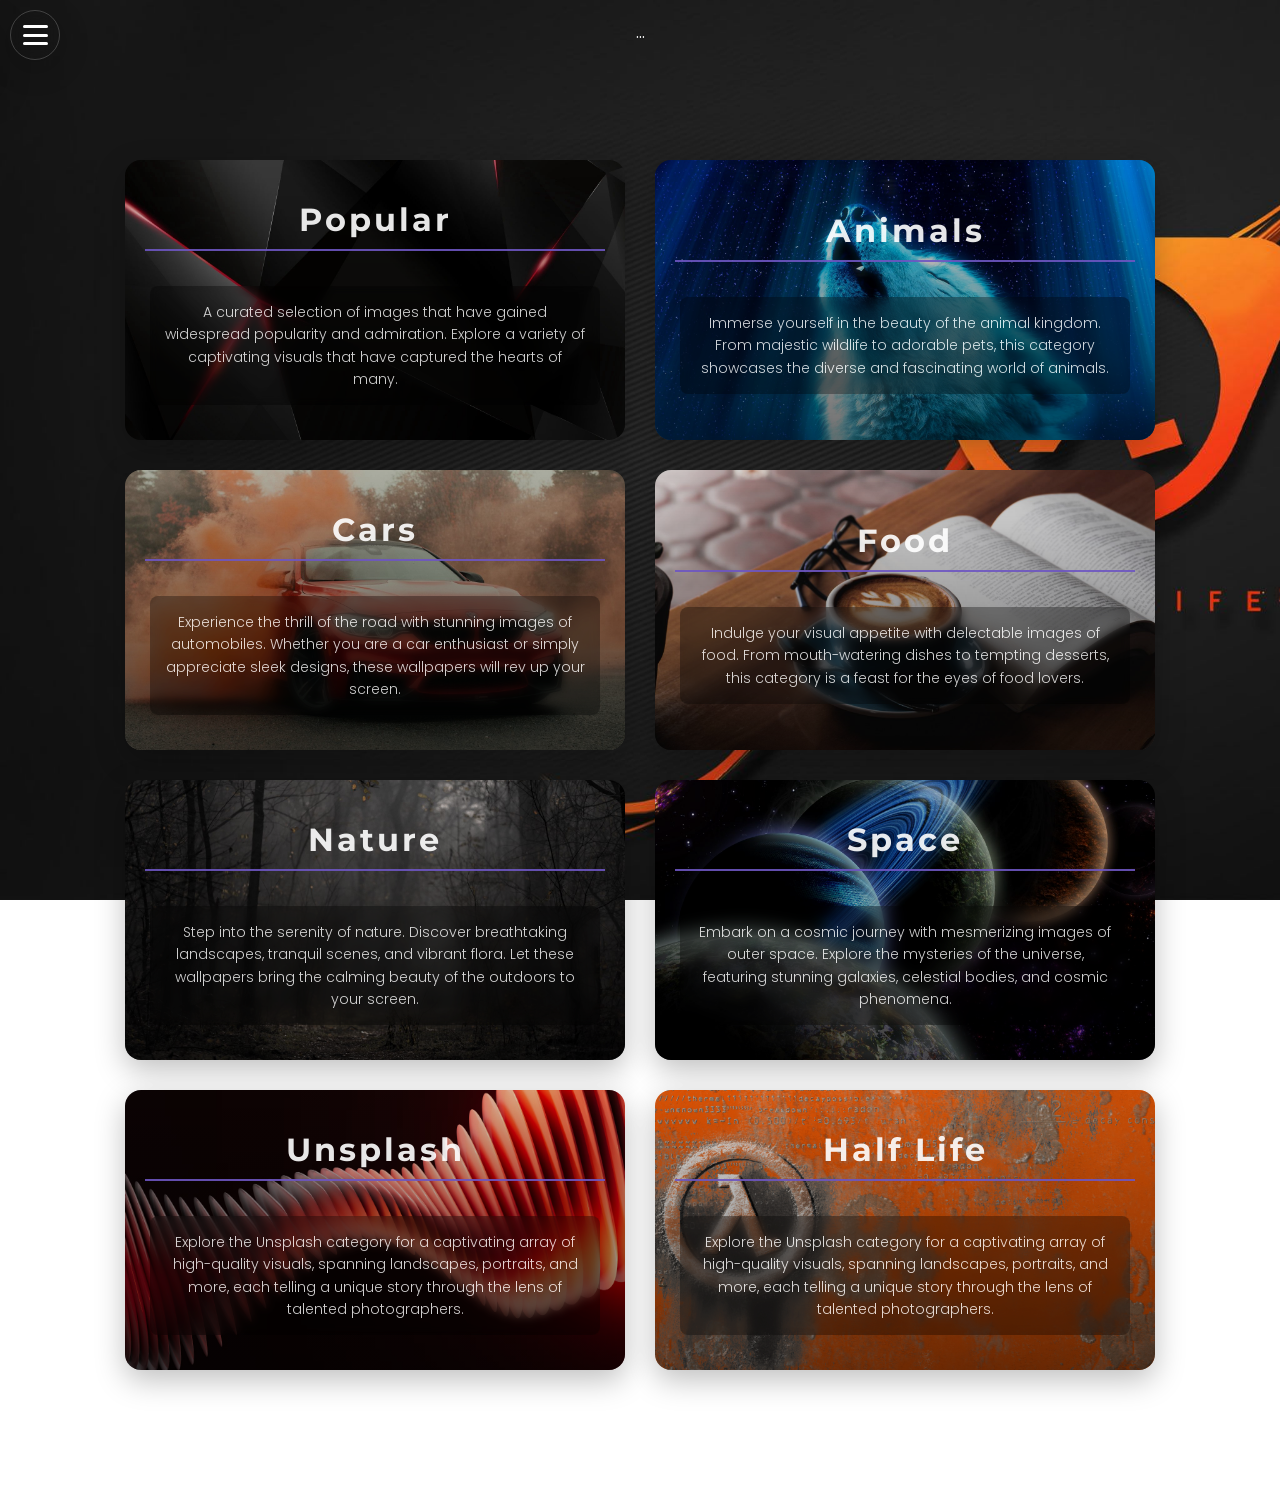
<file: index.html>
<!DOCTYPE html>
<html lang="en">
  <head>
    <meta charset="UTF-8" />
    <meta http-equiv="X-UA-Compatible" content="IE=edge" />
    <meta name="viewport" content="width=device-width, initial-scale=1.0" />
    <script src="js/main.js" type="module" defer></script>
    <link id="cssLink" rel="stylesheet" type="text/css" href="css/style.css" />
    <title>Wallpapers</title>
  </head>

  <header>
    <div id="openMenu" class="nav-container">
      <input class="checkbox" type="checkbox" name="" id="" />
      <div class="hamburger-lines">
        <span class="line line1"></span>
        <span class="line line2"></span>
        <span class="line line3"></span>
      </div>
    </div>
    <div id="menuBar">
      <div class="knopki action-button" id="categories">Categories</div>
      <div class="knopki action-button" id="randomCard">Random</div>
      <div class="knopki action-button" id="randomBg">Background</div>
    </div>
    <div class="buttonBack">←</div>
  </header>

  <body>
    <div id="loadingAnimation">
      <div>
        <h1 style="color: white">Loading...</h1>
      </div>
    </div>

    <div id="app">
      <!-- Your cards go here -->
      <div class="singleCard">...</div>

      <!-- Modals should be outside any card, at root level -->
    </div>

    <main class="flex-box-main"></main>

    <footer class="footer">
      <div class="bot">Copyright 2023 | Wallpapers Mark Taratynov</div>
    </footer>

    <template id="tmpl-catalog">
      <div id="allCards">
        <div class="title">${title}</div>
        <div class="imgContainer">
          <img class="pic" src="${img}" />
        </div>
      </div>
    </template>

    <template id="tmpl-card">
      <div id="singleCard" class="singleCard">
        <div class="largePic-container">
          <div id="closeInCard">X</div>
          <img class="largePic" id="picure_${id}" src="${img}" />
        </div>
        <div class="modal-buttons">
          <button id="open" class="info">More info</button>
          <a id="download" href="${img}" download>Download</a>
        </div>

        <div class="modal-container" id="modal_container">
          <div class="modal">
            <h1 class="titleModal">${title}</h1>
            <p class="describe">${describe}</p>
            <button class="closeMe" id="close">Close Me</button>
          </div>
        </div>
      </div>
    </template>

    <!-- Place modal at the end of body -->
    <div class="modal-container">
      <div class="modal">
        <!-- Modal content -->
      </div>
    </div>
  </body>
</html>
</file>
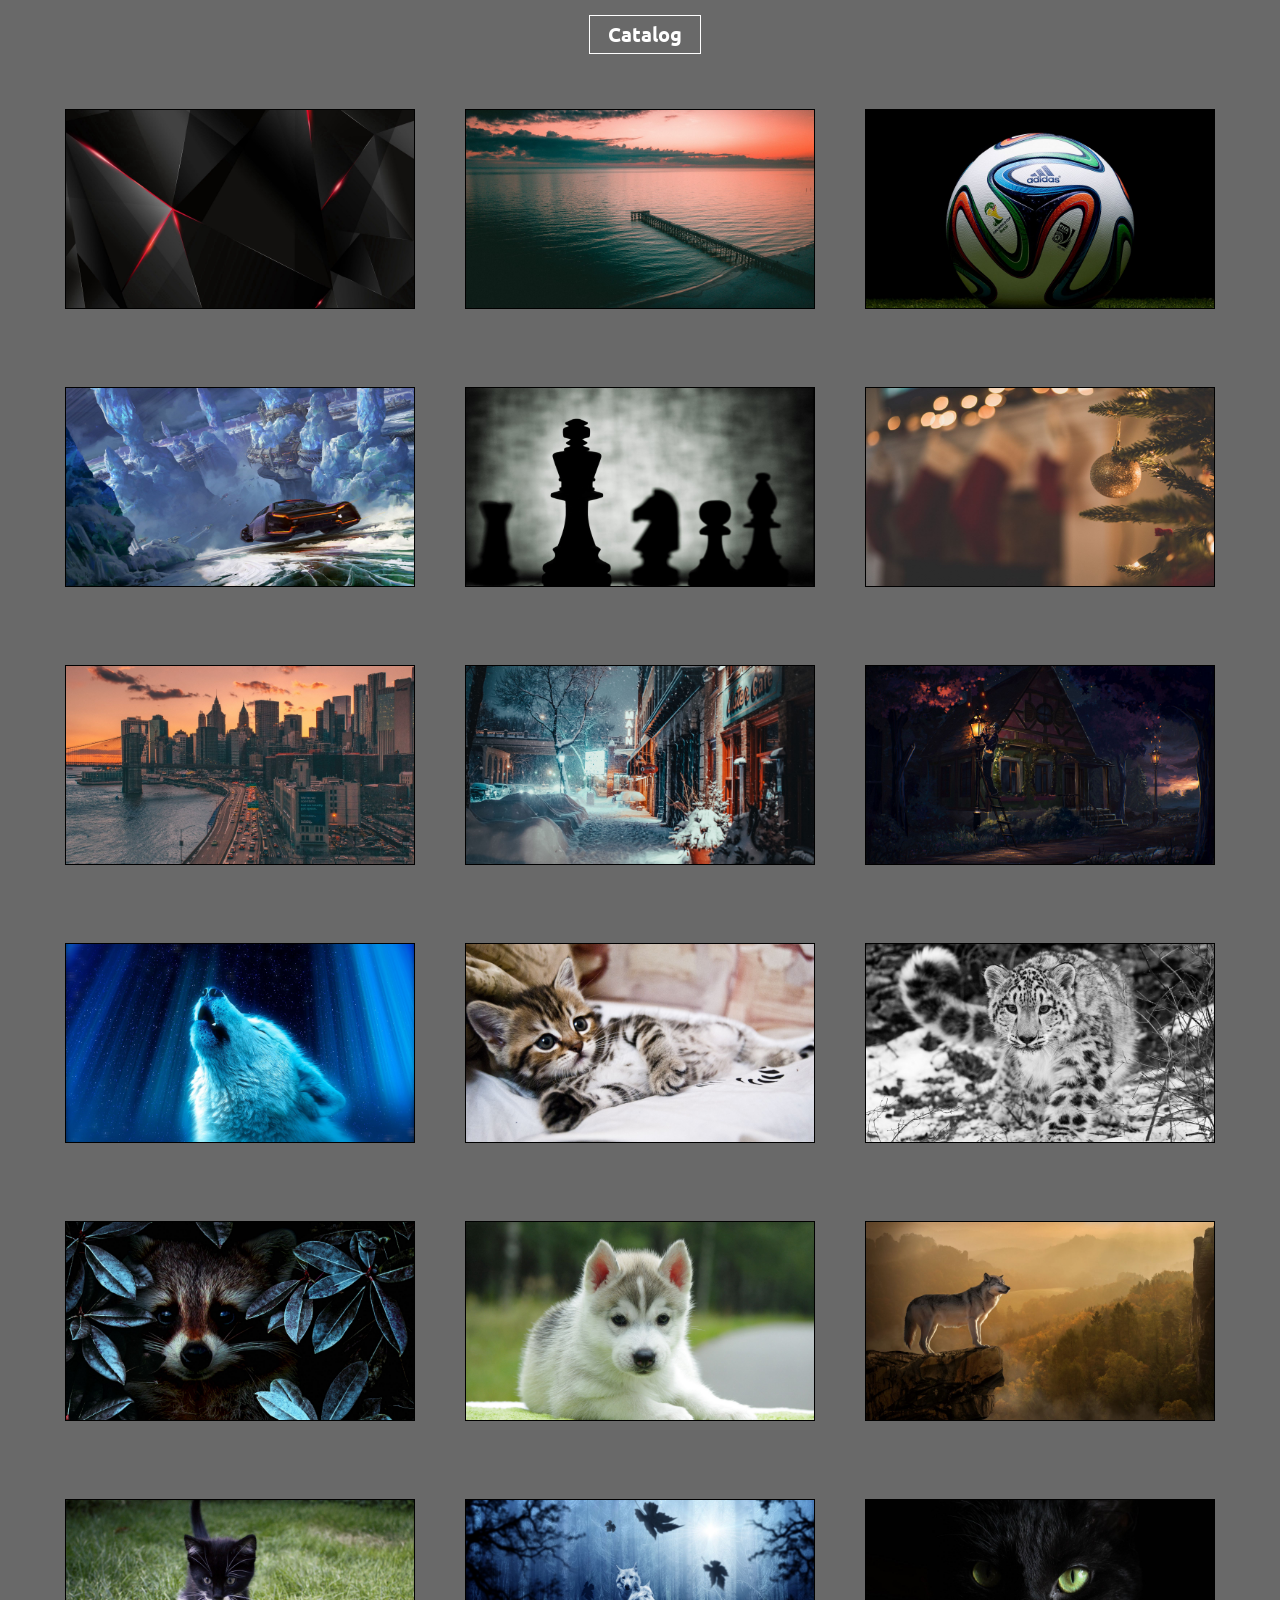
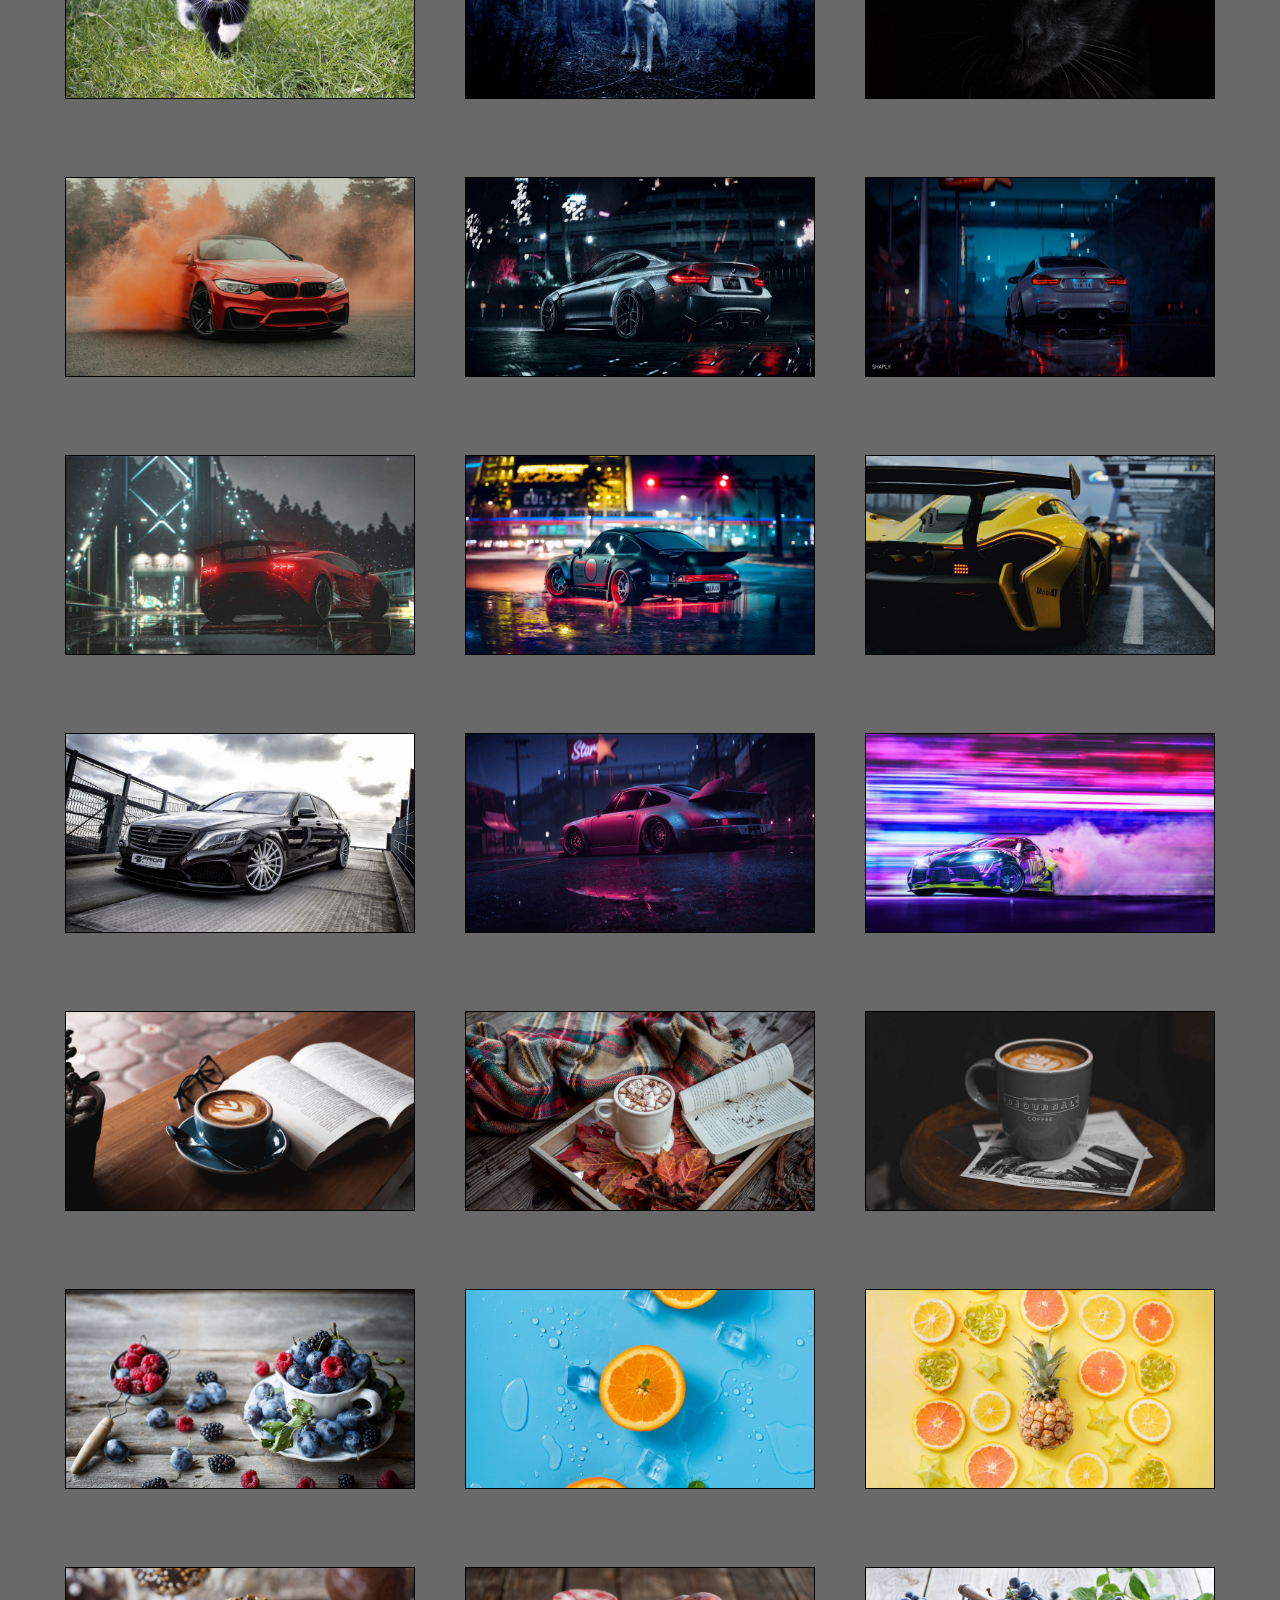
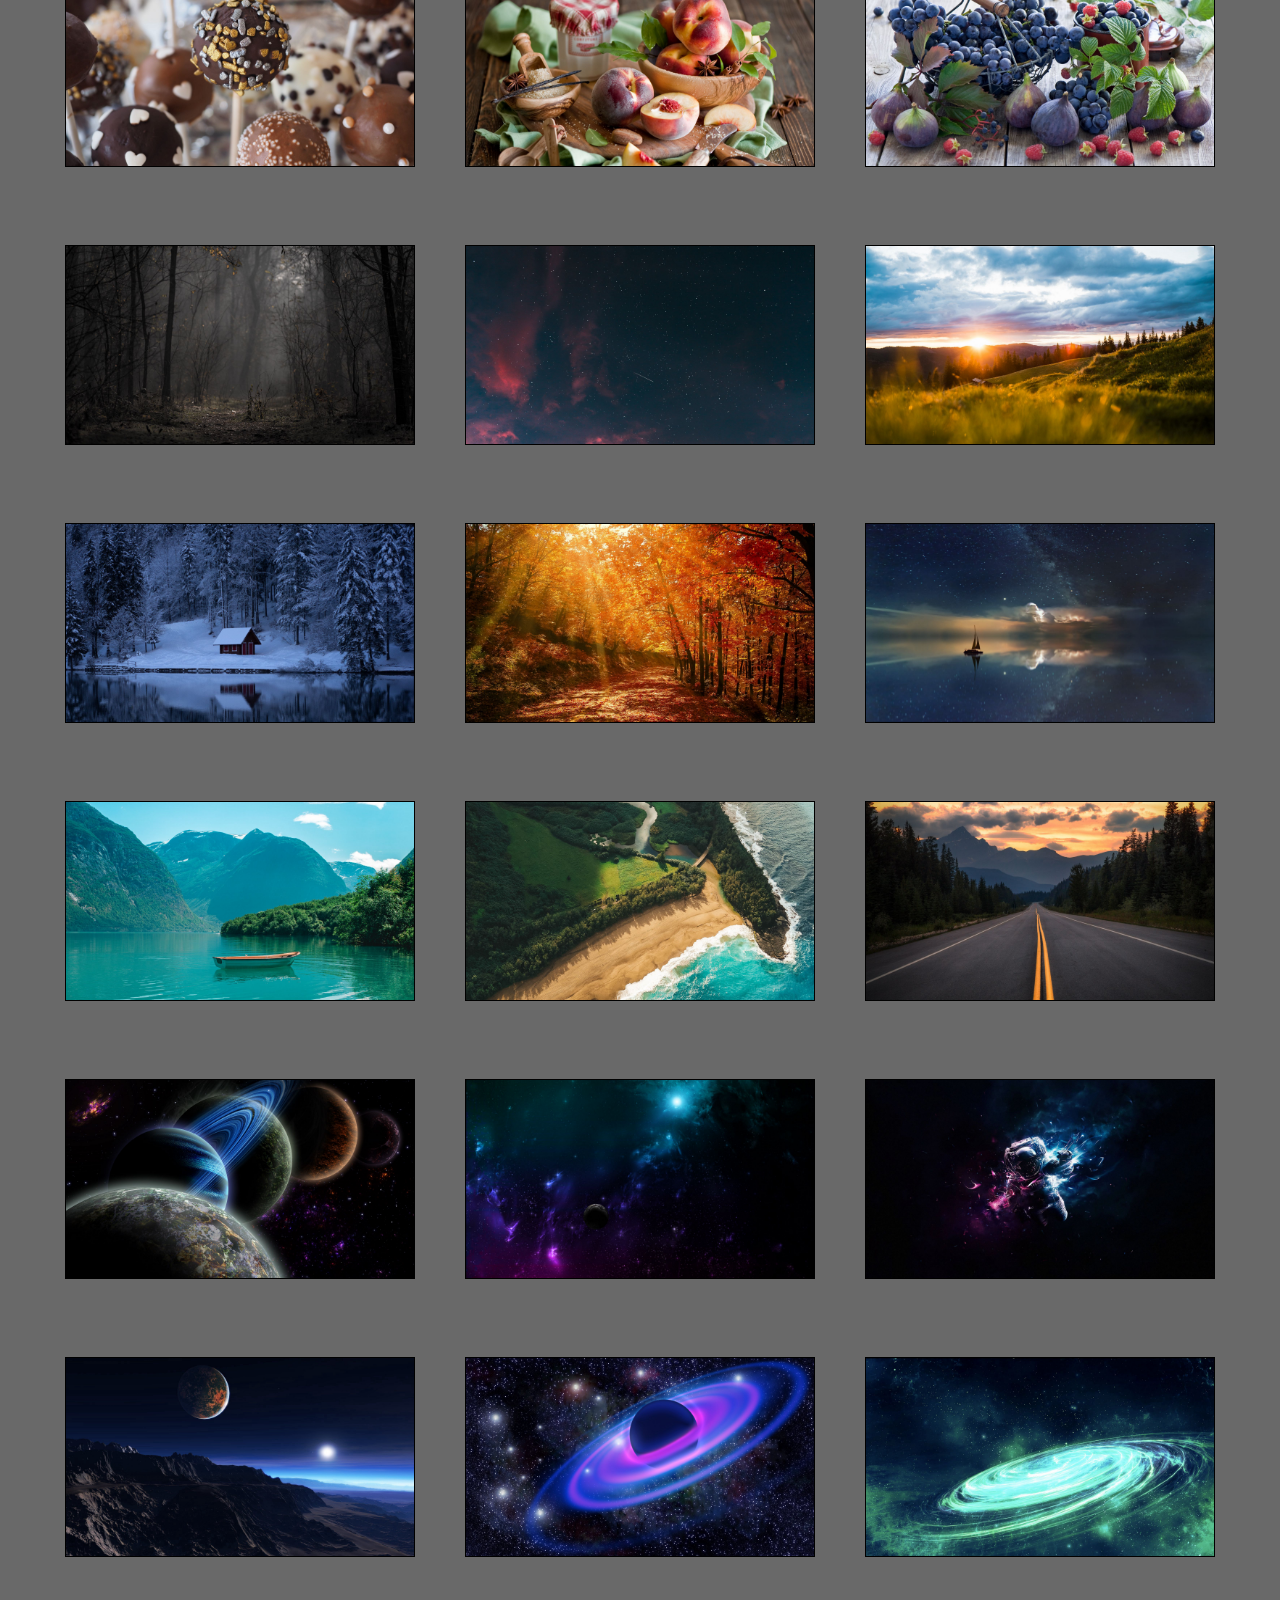
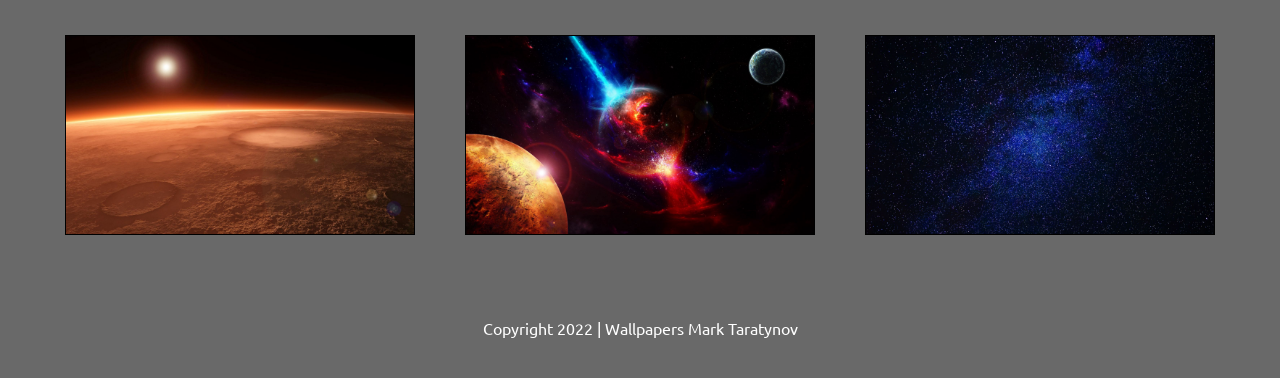
<file: site/index.html>
<!DOCTYPE html>
<html lang="en">
<head>
    <meta charset="UTF-8">
    <meta http-equiv="X-UA-Compatible" content="IE=edge">
    <meta name="viewport" content="width=device-width, initial-scale=1.0">
    <link rel="stylesheet" href="dark.css">
    <title>Document</title>
</head>

<header>
    <div class='knopki' onclick="renderCatalog()">
        Catalog
    </div>
</header>

<body>
    <main class="flex-box-main">

    </main>

    <footer class="footer">
        <div class="bot">Copyright 2022 | Wallpapers Mark Taratynov</div>
    </footer>

    <template id="tmpl-catalog">
            <div class="flex-box-group">
                <div class="title">

                </div>
                <div style="overflow: hidden;">
                    <img onclick="renderImage(${id})" class="pic" id="picure_${id}" src="${img}">
                </div>
                <div class="describe">

                </div>
            </div>
    </template>

    <template id="tmpl-card">
        <div class="singleCard">
            <img class="largePic" id="picure_${id}" src="${img}">
            <button id="open" class="info">More info</button>
            <a id="download" href="${img}" download>Download</a>

            <div class="modal-container" id="modal_container">
                <div class="modal">
                    <h1>Modals are</h1>
                    <p>lorem80</p>
                    <button class="closeMe" id="close">
                        Close Me
                    </button>
                </div>
            </div>
        </div>
    </template>
    
<script src="second.js" defer></script>
</body>
</html>
</file>
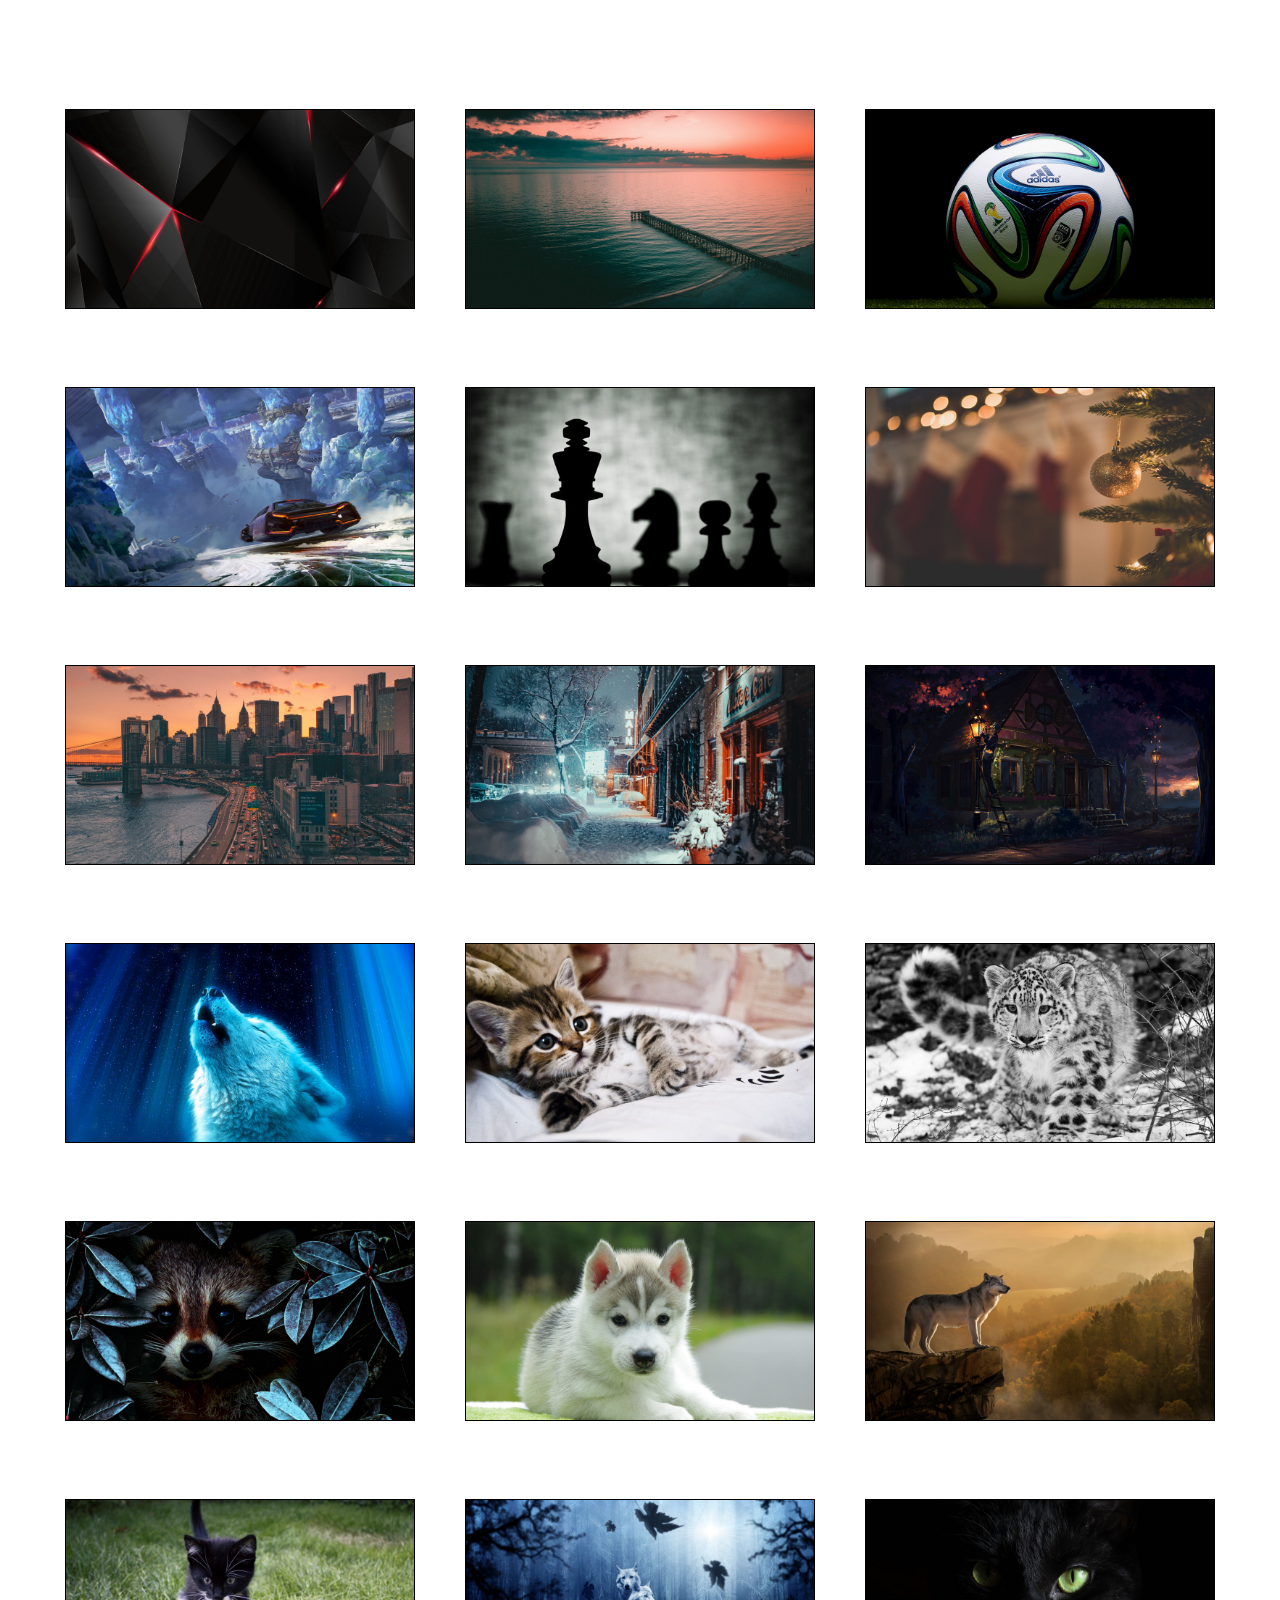
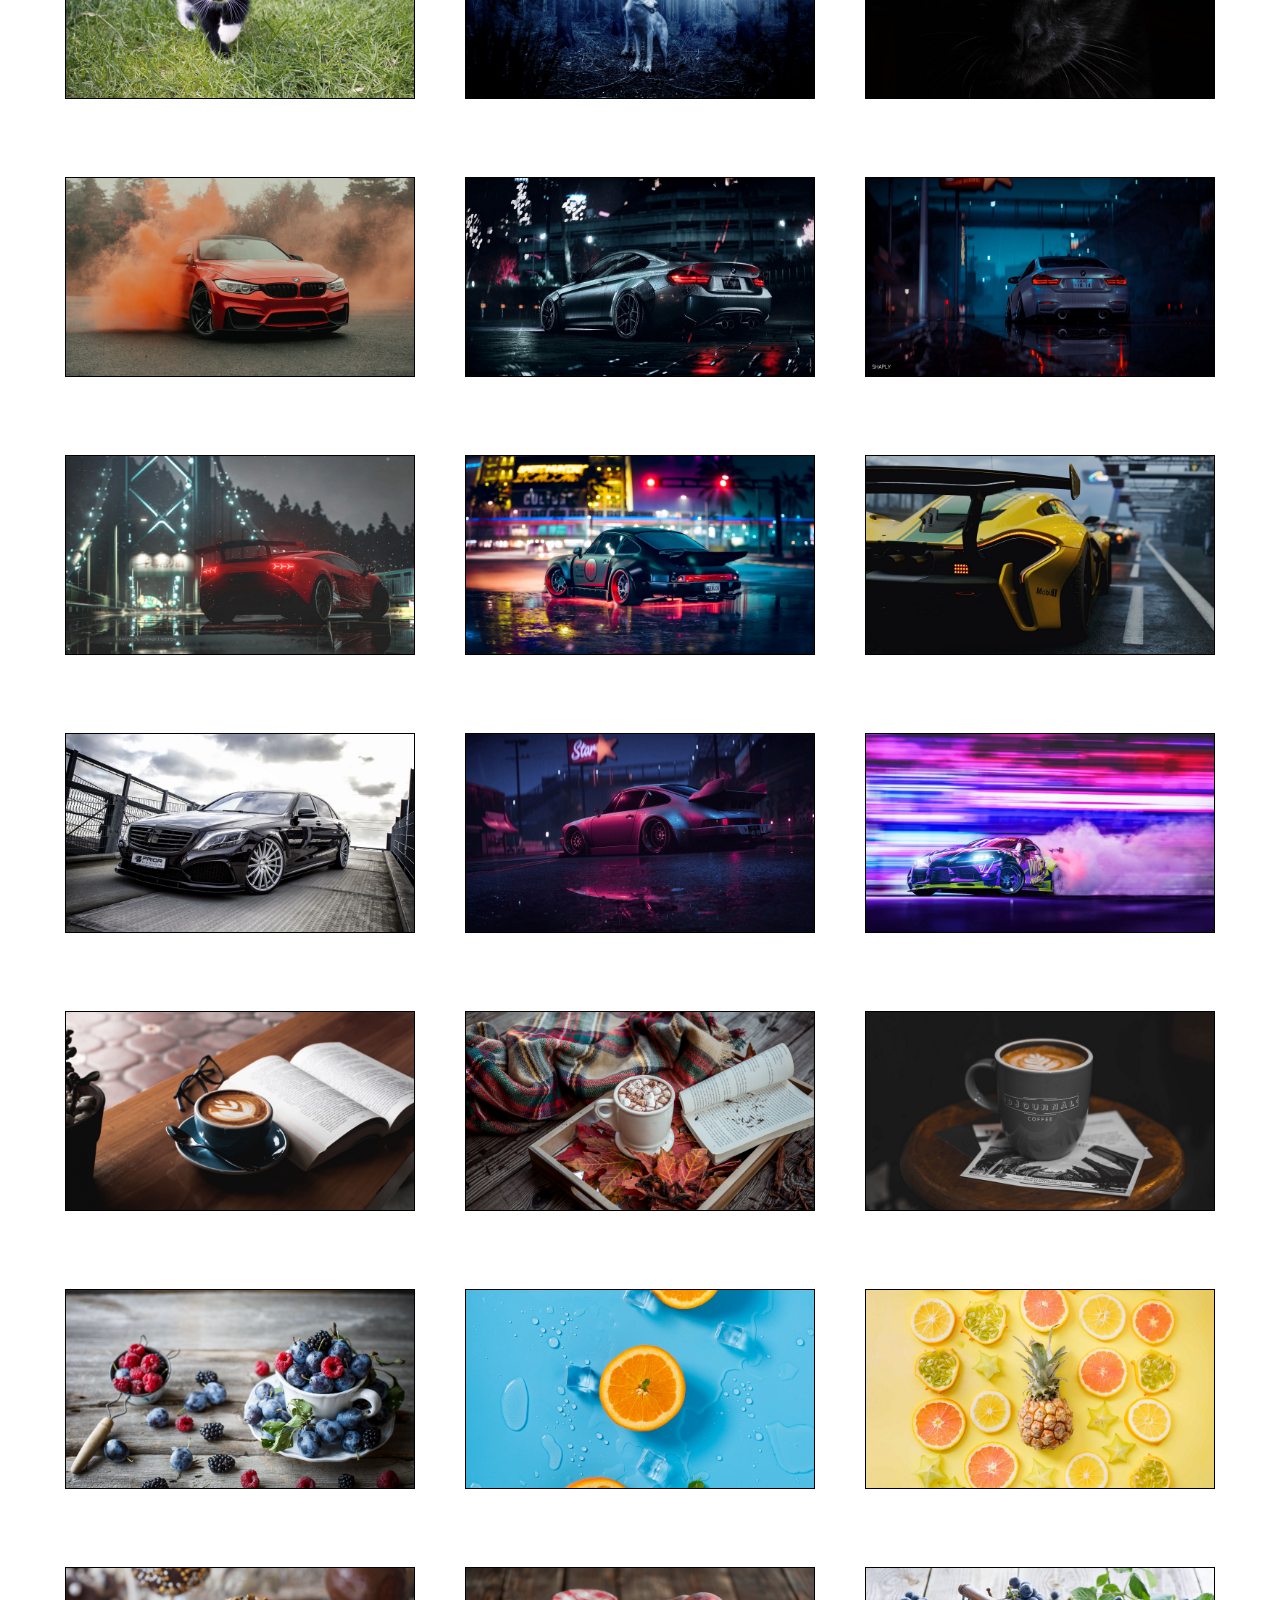
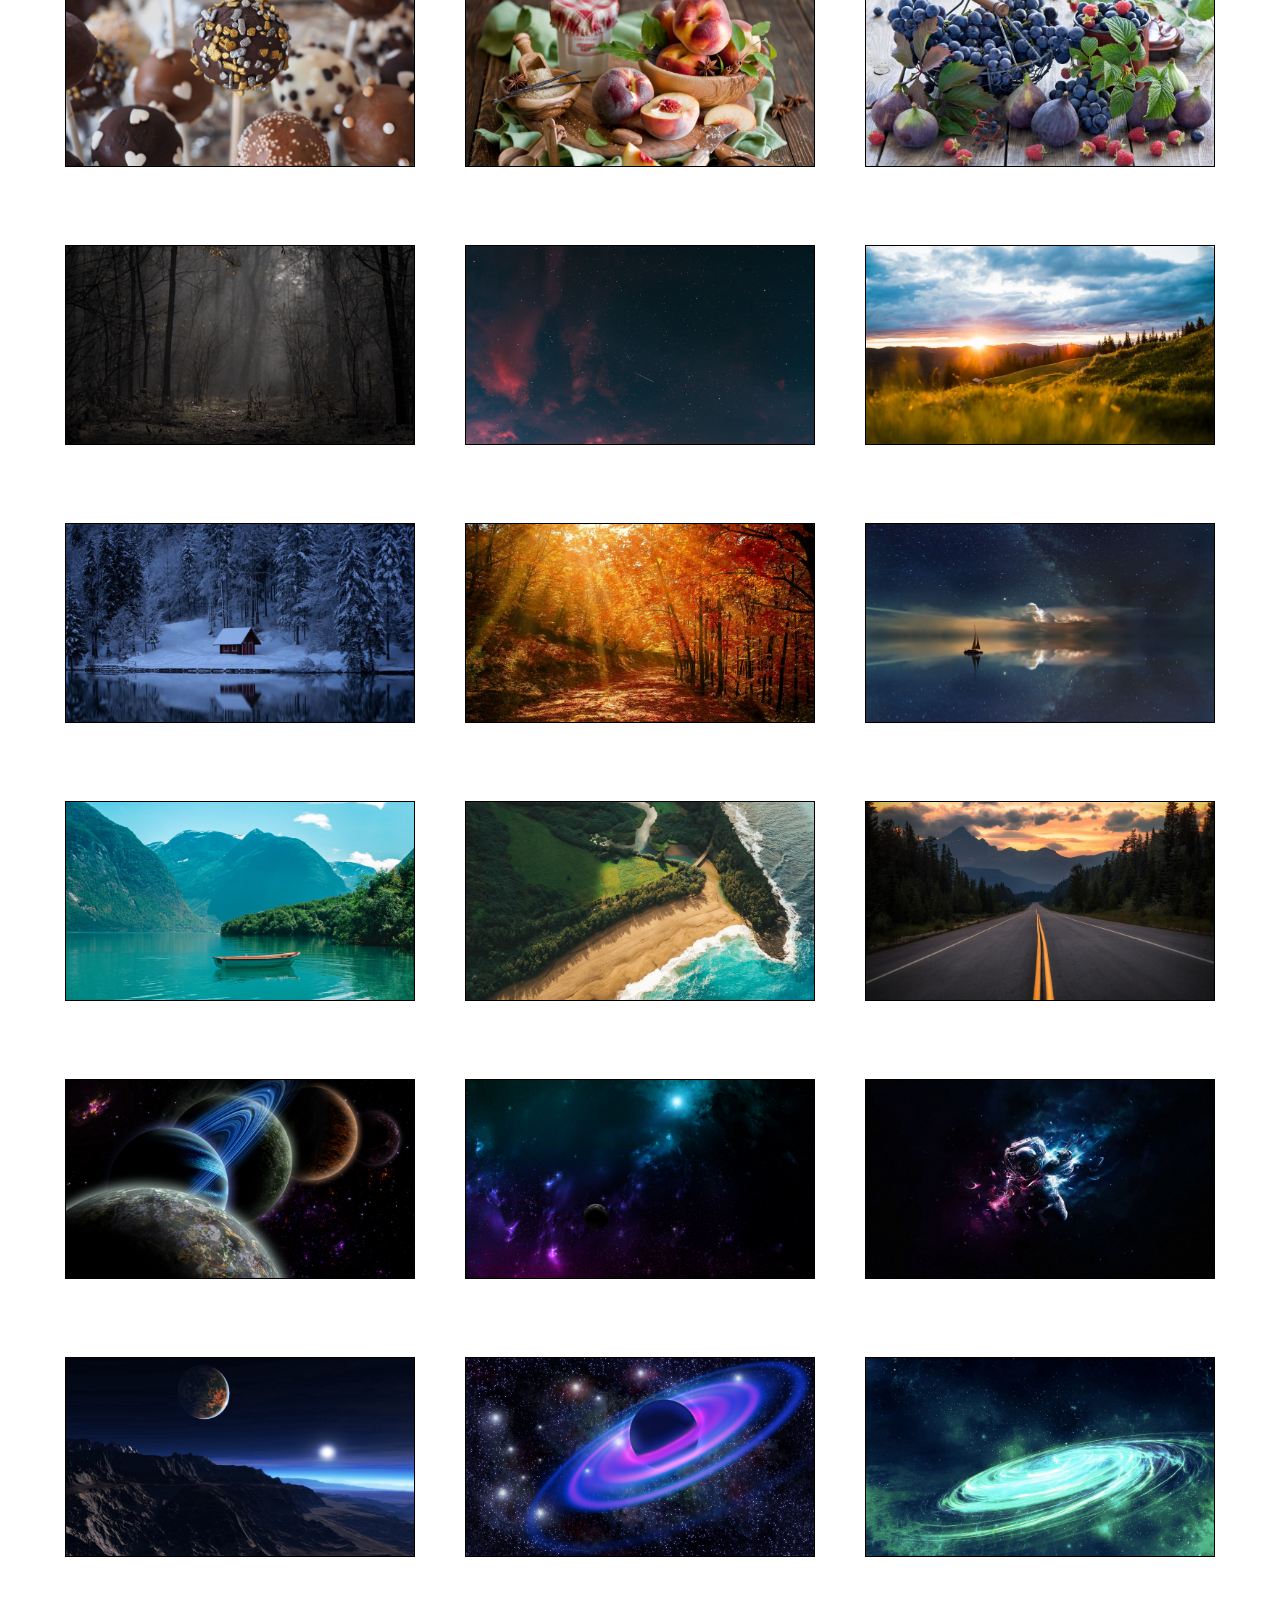
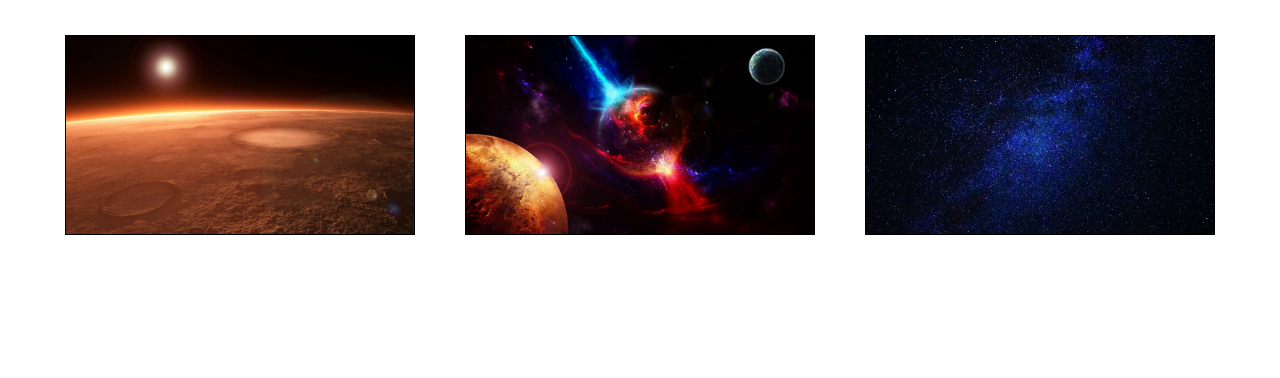
<file: site/client/index.html>
<!DOCTYPE html>
<html lang="en">
<head>
    <meta charset="UTF-8">
    <meta http-equiv="X-UA-Compatible" content="IE=edge">
    <meta name="viewport" content="width=device-width, initial-scale=1.0">
    <link rel="stylesheet" href="dark.css">
    <title>Document</title>
</head>

<header>
    <div class='knopki' onclick="renderCatalog()">
        Catalog
    </div>
</header>

<body>
    <main class="flex-box-main">

    </main>

    <footer class="footer">
        <div class="bot">Copyright 2022 | Wallpapers Mark Taratynov</div>
    </footer>

    <template id="tmpl-catalog">
            <div class="flex-box-group">
                <div class="title">

                </div>
                <div style="overflow: hidden;">
                    <img onclick="renderImage(${id})" class="pic" id="picure_${id}" src="${img}">
                </div>
                <div class="describe">

                </div>
            </div>
    </template>

    <template id="tmpl-card">
        <div class="singleCard">
            <img class="largePic" id="picure_${id}" src="${img}">
            <button id="open" class="info">More info</button>
            <a id="download" href="${img}" download>Download</a>

            <div class="modal-container" id="modal_container">
                <div class="modal">
                    <h1>One of the Pic</h1>
                    <p>It's going to fix from SQL</p>
                    <button class="closeMe" id="close">
                        Close Me
                    </button>
                </div>
            </div>
        </div>
    </template>


    
<script src="second.js" defer></script>
</body>
</html>
</file>
<file: css/style.css>
@import url("https://fonts.googleapis.com/css2?family=Montserrat:wght@300;400;500;600;700&family=Poppins:wght@300;400;500;600;700&display=swap");
@import "menu.css";
@import "categories.css";
@import "modalCard.css";
@import "onecard.css";

:root {
  /* Color Variables */
  --primary-dark: #121212;
  --primary-light: #ffffff;
  --accent-color: #6d56c1;
  --accent-hover: #8672d9;
  --card-bg: rgba(30, 30, 30, 0.7);
  --overlay-dark: rgba(0, 0, 0, 0.6);
  --glass-bg: rgba(255, 255, 255, 0.1);
  --glass-border: rgba(255, 255, 255, 0.2);
  --glass-shadow: 0 8px 32px rgba(0, 0, 0, 0.2);

  /* Typography */
  --heading-font: "Montserrat", sans-serif;
  --body-font: "Poppins", sans-serif;

  /* Animation */
  --transition-fast: 0.2s ease;
  --transition-normal: 0.4s ease;
  --transition-slow: 0.7s ease;
}

* {
  margin: 0;
  padding: 0;
  box-sizing: border-box;
  font-family: var(--body-font);
}

body {
  height: 100%;
  min-height: 100vh;
  width: 100%;
  background-attachment: fixed;
  background-size: cover;
  background-position: center;
  color: var(--primary-light);
  overflow-x: hidden;
  scroll-behavior: smooth;
}

h1,
h2,
h3,
h4,
h5,
h6 {
  font-family: var(--heading-font);
  letter-spacing: 0.05em;
}

main {
  display: flex;
  justify-content: center;
  flex-wrap: wrap;
  padding: 80px 20px 40px;
  min-height: 90vh;
}

.pic {
  width: 100%;
  height: 100%;
  object-fit: cover;
  transform: scale(1);
  border-radius: 12px;
  transition: transform var(--transition-normal);
}

.imgContainer {
  display: flex;
  align-items: center;
  justify-content: center;
  width: 300px;
  height: 200px;
  overflow: hidden;
  border-radius: 12px;
  position: relative;
}

.flex-box-group {
  position: relative;
  margin: 15px;
  cursor: pointer;
  border-radius: 12px;
  overflow: hidden;
  backdrop-filter: blur(8px);
  background: var(--card-bg);
  box-shadow: var(--glass-shadow);
  border: 1px solid var(--glass-border);
  transition: all var(--transition-normal);
}

.flex-box-group:hover {
  transform: translateY(-5px);
  box-shadow: 0 15px 30px rgba(0, 0, 0, 0.3);
}

.flex-box-group:hover .pic {
  transform: scale(1.1);
}

.flex-box-group:before {
  content: "";
  position: absolute;
  inset: 0;
  background: linear-gradient(to top, rgba(0, 0, 0, 0.7), transparent);
  opacity: 0;
  z-index: 1;
  transition: opacity var(--transition-normal);
  pointer-events: none;
}

.flex-box-group:hover:before {
  opacity: 1;
}

.title {
  text-align: center;
  opacity: 0;
  position: absolute;
  bottom: 20px;
  left: 0;
  right: 0;
  font-size: 18px;
  font-weight: 600;
  color: var(--primary-light);
  z-index: 5;
  transform: translateY(20px);
  transition: opacity var(--transition-normal),
    transform var(--transition-normal);
  padding: 0 15px;
}

.flex-box-group:hover .title {
  opacity: 1;
  transform: translateY(0);
}

@keyframes fadeIn {
  0% {
    opacity: 0;
    transform: translateY(20px);
  }
  100% {
    opacity: 1;
    transform: translateY(0);
  }
}

.fade-in {
  animation: fadeIn 0.5s ease forwards;
}

.footer {
  width: 100%;
  padding: 20px 0;
  display: flex;
  justify-content: center;
  align-items: center;
  background: rgba(0, 0, 0, 0.4);
  backdrop-filter: blur(10px);
  border-top: 1px solid var(--glass-border);
}

.bot {
  color: var(--primary-light);
  font-size: 14px;
  opacity: 0.8;
}

#loadingAnimation {
  position: fixed;
  width: 100%;
  height: 100%;
  top: 0;
  left: 0;
  background-color: var(--primary-dark);
  z-index: 100;
  display: flex;
  justify-content: center;
  align-items: center;
  opacity: 0;
  pointer-events: none;
  transition: var(--transition-slow);
}

#loadingAnimation h1 {
  color: var(--primary-light);
  position: relative;
}

#loadingAnimation h1:after {
  content: "";
  position: absolute;
  width: 0;
  height: 3px;
  background: var(--accent-color);
  bottom: -10px;
  left: 0;
  animation: loading 2s infinite;
}

@keyframes loading {
  0% {
    width: 0;
    left: 0;
  }
  50% {
    width: 100%;
    left: 0;
  }
  100% {
    width: 0;
    left: 100%;
  }
}

/* Responsive Design */
@media screen and (max-width: 1200px) {
  main {
    padding: 80px 10px 30px;
  }
}

@media screen and (max-width: 800px) {
  body {
    margin: 0;
  }

  main {
    padding: 70px 5px 20px;
  }

  .flex-box-group {
    margin: 10px;
    width: calc(50% - 20px);
  }

  .imgContainer {
    width: 100%;
    height: 180px;
  }

  .title {
    font-size: 16px;
    opacity: 1;
    background: linear-gradient(to top, rgba(0, 0, 0, 0.8), transparent);
    padding: 30px 10px 10px;
    bottom: 0;
    transform: translateY(0);
  }

  .footer {
    position: relative;
    padding: 15px 0;
  }
}

@media screen and (max-width: 480px) {
  .flex-box-group {
    width: calc(100% - 20px);
  }

  .imgContainer {
    height: 200px;
  }
}
</file>
<file: site/dark.css>
@import url('https://fonts.googleapis.com/css2?family=Ubuntu&display=swap');

* {
    font-family: 'Ubuntu', sans-serif;
}

body {
    width: 1200px;
    /* height: 100vh; */
    padding: 0;
    margin: 0 auto;
    background-color: rgb(105, 105, 105);
}

.pic {
    width: 350px;
    height: 200px;
    border: .5px solid black;
    box-sizing: border-box;
    transition: all 0.4s;
}

.largePic {
    width: 100%;
    height: 100%;
}

.singleCard {
    display: flex;
    flex-wrap: wrap;
    align-items: end;
    justify-content: end;
}

.info, #download {
    font-size: 13px;
    margin-top: 15px;
    color: white;
    border-radius: 5px;
    border: 0.5px solid white;
    transition: .5s;
    padding: 10px;
    cursor: pointer;
    text-align: center;
    background: none;
    z-index: 1;
    margin-right: 15px;
    text-decoration: none;

}

.info:hover, #download:hover {
    border: 0.5px solid black;
    transition: .5s;
}

.flex-box-group {
    margin: 0 auto;
    display: flex;
    flex-direction: column;
    flex-wrap: wrap;
    border-radius: 20px;
    margin-top: 25px;
    justify-content: center;

}

.pic:hover {
    transition: all 0.4s;
    transform: scale(1.05);
}

.flex-box-main {
    display: flex;
    flex-wrap: wrap;
}

.styleCatalog {
    width: 400px;
    text-align: center;
    margin: 0 auto;
    display: flex;
    flex-wrap: wrap;
    justify-content: center;
    margin-top: 50px;
}

header {
    display: flex;
    margin-top: 15px;
    justify-content: space-around;
    align-items: center;
}

.knopki {
    width: 100px;
    color: white;
    font-size: 20px;
    font-weight: bolder;
    padding: 5px;
    border: 1px solid white;
    text-align: center;
    margin-bottom: 20px;
    margin-left: 10px;
    transition: all 0.5s;
    cursor: pointer;
}

.knopki:hover {
    transition: all 0.5s;
    background-color: blueviolet;
}

.bodyWhite {
    background-color: white;

}

.title {
    font-size: 25px;
    color: white;
    text-align: center;
    margin-bottom: 10px;
}

.describe {
    width: 350px;
    height: 30px;
    font-size: 15px;
    color: white;
    text-align: center;
    margin-top: 10px;
    line-height: 30px;
    font-style: italic;
}

.footer {
    width: 100%;
    height: 100px;
    display: flex;
    justify-content: center;
    align-items: center;
}

.bot {
    display: inline-block;
    color: white;
    font-weight: 400;
}

.modal-container {
    position: fixed;
    top: 0;
    left: 0;
    width: 100vw;
    height: 100vh;
    background-color: rgb(0, 0, 0, 0.6);
    display: flex;
    opacity: 0;
    justify-content: center;
    align-items: center;
    pointer-events: none;
    transition: opacity 0.3 ease;
}

.modal {
    background-color: #fff;
    width: 600px;
    max-width: 100%;
    padding: 30px 50px;
    border-radius: 5px;
    box-shadow: 0 2px 4px rgba(0, 0, 0, 0.2);
}

.modal h1 {
    margin: 0;
}

.modal p {
    font-size: 14px;
    opacity: 0.7;
}

.modal-container.show {
    pointer-events: auto;
    opacity: 1;
}
</file>
<file: site/client/dark.css>
@import url('https://fonts.googleapis.com/css2?family=Ubuntu&display=swap');

* {
    font-family: 'Ubuntu', sans-serif;
}

body {
    width: 1200px;
    /* height: 100vh; */
    padding: 0;
    margin: 0 auto;
    background-image: url('https://images.wallpaperscraft.com/image/single/sea_water_glare_867848_1920x1080.jpg');
    background-repeat: no-repeat;
    background-attachment: fixed;
}

.pic {
    width: 350px;
    height: 200px;
    border: .5px solid black;
    box-sizing: border-box;
    transition: all 0.4s;
}

.largePic {
    width: 100%;
    height: 100%;
}

.singleCard {
    display: flex;
    flex-wrap: wrap;
    align-items: end;
    justify-content: end;
}

.info, #download {
    font-size: 13px;
    margin-top: 15px;
    color: white;
    border-radius: 5px;
    border: 0.5px solid white;
    transition: .5s;
    padding: 10px;
    cursor: pointer;
    text-align: center;
    background: none;
    z-index: 1;
    margin-right: 15px;
    text-decoration: none;

}

.info:hover, #download:hover {
    border: 0.5px solid black;
    transition: .5s;
}

.flex-box-group {
    margin: 0 auto;
    display: flex;
    flex-direction: column;
    flex-wrap: wrap;
    border-radius: 20px;
    margin-top: 25px;
    justify-content: center;

}

.pic:hover {
    transition: all 0.4s;
    transform: scale(1.05);
}

.flex-box-main {
    display: flex;
    flex-wrap: wrap;
}

.styleCatalog {
    width: 400px;
    text-align: center;
    margin: 0 auto;
    display: flex;
    flex-wrap: wrap;
    justify-content: center;
    margin-top: 50px;
}

header {
    display: flex;
    margin-top: 15px;
    justify-content: space-around;
    align-items: center;
}

.knopki {
    width: 100px;
    color: white;
    font-size: 20px;
    font-weight: bolder;
    padding: 5px;
    border: 1px solid white;
    text-align: center;
    margin-bottom: 20px;
    margin-left: 10px;
    transition: all 0.5s;
    cursor: pointer;
}

.knopki:hover {
    transition: all 0.5s;
    background-color: blueviolet;
}

.bodyWhite {
    background-color: white;

}

.title {
    font-size: 25px;
    color: white;
    text-align: center;
    margin-bottom: 10px;
}

.describe {
    width: 350px;
    height: 30px;
    font-size: 15px;
    color: white;
    text-align: center;
    margin-top: 10px;
    line-height: 30px;
    font-style: italic;
}

.footer {
    width: 100%;
    height: 100px;
    display: flex;
    justify-content: center;
    align-items: center;
}

.bot {
    display: inline-block;
    color: white;
    font-weight: 400;
}

.modal-container {
    position: fixed;
    top: 0;
    left: 0;
    width: 100vw;
    height: 100vh;
    background-color: rgb(0, 0, 0, 0.6);
    display: flex;
    opacity: 0;
    justify-content: center;
    align-items: center;
    pointer-events: none;
    transition: opacity 0.3 ease;
}

.modal {
    background-color: #fff;
    width: 600px;
    max-width: 100%;
    padding: 30px 50px;
    border-radius: 5px;
    box-shadow: 0 2px 4px rgba(0, 0, 0, 0.2);
}

.modal h1 {
    margin: 0;
}

.modal p {
    font-size: 14px;
    opacity: 0.7;
}

.modal-container.show {
    pointer-events: auto;
    opacity: 1;
}
</file>
